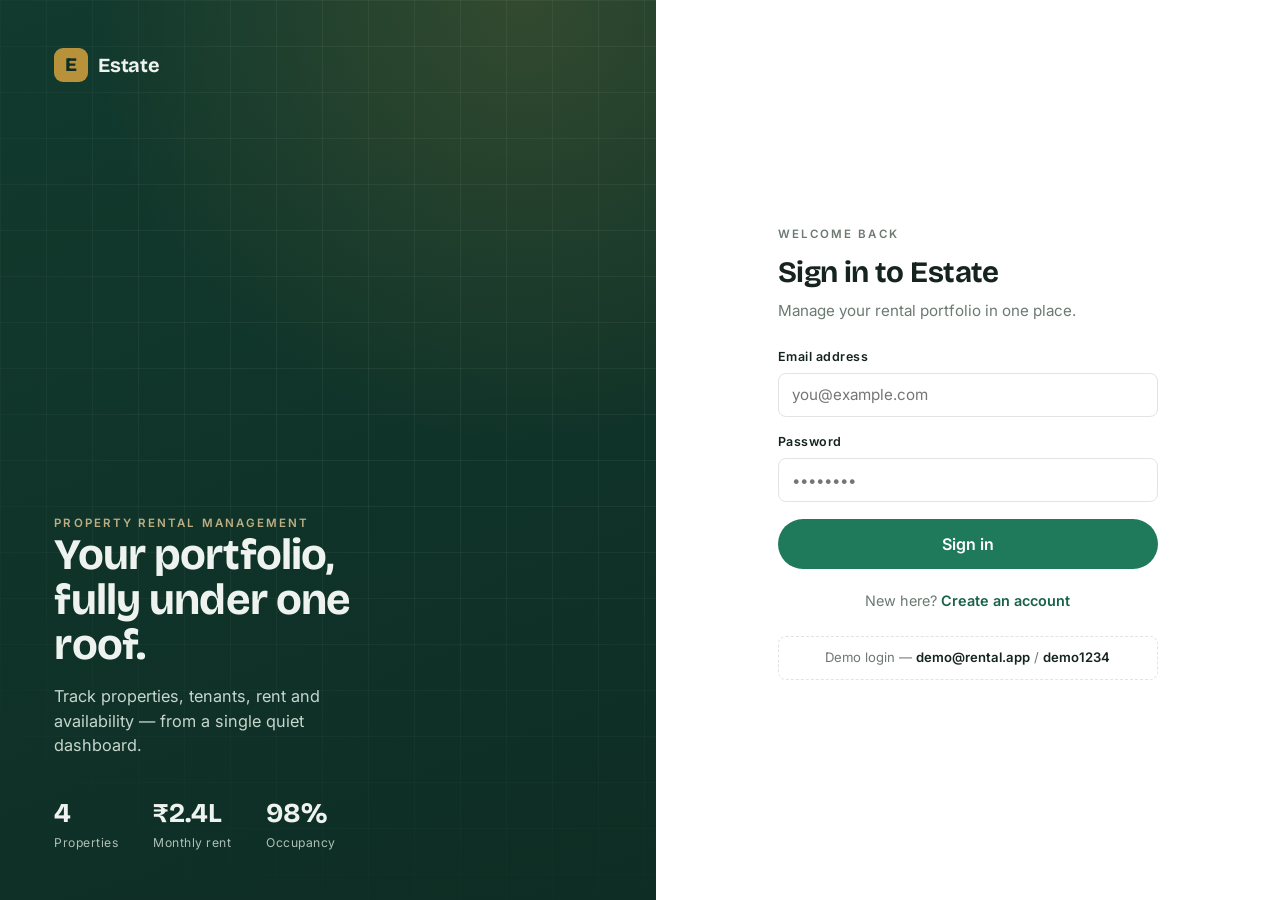
<file: frontend/login.html>
<!DOCTYPE html>
<html lang="en">
<head>
<meta charset="UTF-8">
<meta name="viewport" content="width=device-width, initial-scale=1.0">
<title>Sign in · Estate</title>
<link rel="stylesheet" href="/static/style.css">
</head>
<body>
<div class="auth">
  <!-- Brand side -->
  <aside class="auth__brandside">
    <div class="brand">
      <div class="brand__mark">E</div>
      <div class="brand__name">Estate</div>
    </div>
    <div class="auth__pitch">
      <span class="eyebrow" style="color:#bcae84">Property Rental Management</span>
      <h1>Your portfolio, fully under one roof.</h1>
      <p>Track properties, tenants, rent and availability — from a single quiet dashboard.</p>
      <div class="auth__stats">
        <div class="auth__stat"><div class="n">4</div><div class="l">Properties</div></div>
        <div class="auth__stat"><div class="n">₹2.4L</div><div class="l">Monthly rent</div></div>
        <div class="auth__stat"><div class="n">98%</div><div class="l">Occupancy</div></div>
      </div>
    </div>
  </aside>

  <!-- Form side -->
  <main class="auth__formside">
    <div class="auth__form fade-in">
      <span class="eyebrow">Welcome back</span>
      <h2>Sign in to Estate</h2>
      <p class="sub">Manage your rental portfolio in one place.</p>

      <div id="notice" class="notice"></div>

      <div class="field">
        <label for="email">Email address</label>
        <input class="input" type="email" id="email" placeholder="you@example.com" autocomplete="email">
      </div>
      <div class="field">
        <label for="password">Password</label>
        <input class="input" type="password" id="password" placeholder="••••••••" autocomplete="current-password">
      </div>
      <button class="btn btn-primary btn-block btn-lg" id="submit">Sign in</button>

      <p class="auth__alt">New here? <a href="/signup">Create an account</a></p>

      <div class="demo-hint">
        Demo login — <b>demo@rental.app</b> / <b>demo1234</b>
      </div>
    </div>
  </main>
</div>

<script src="/static/app.js"></script>
<script>
  if (getToken()) location.href = "/dashboard";

  const notice = document.getElementById("notice");
  const btn = document.getElementById("submit");

  async function submit() {
    const email = document.getElementById("email").value.trim();
    const password = document.getElementById("password").value;
    notice.className = "notice";
    if (!email || !password) { return show("Enter your email and password.", "err"); }
    btn.disabled = true; btn.textContent = "Signing in…";
    try {
      const data = await api("/api/login", { method: "POST", body: JSON.stringify({ email, password }) });
      saveSession(data.access_token, data.user);
      location.href = "/dashboard";
    } catch (e) {
      show(e.message, "err");
      btn.disabled = false; btn.textContent = "Sign in";
    }
  }
  function show(msg, kind) { notice.className = "notice " + kind; notice.textContent = msg; }

  btn.addEventListener("click", submit);
  document.querySelectorAll(".input").forEach(i =>
    i.addEventListener("keydown", e => { if (e.key === "Enter") submit(); }));
</script>
</body>
</html>
</file>
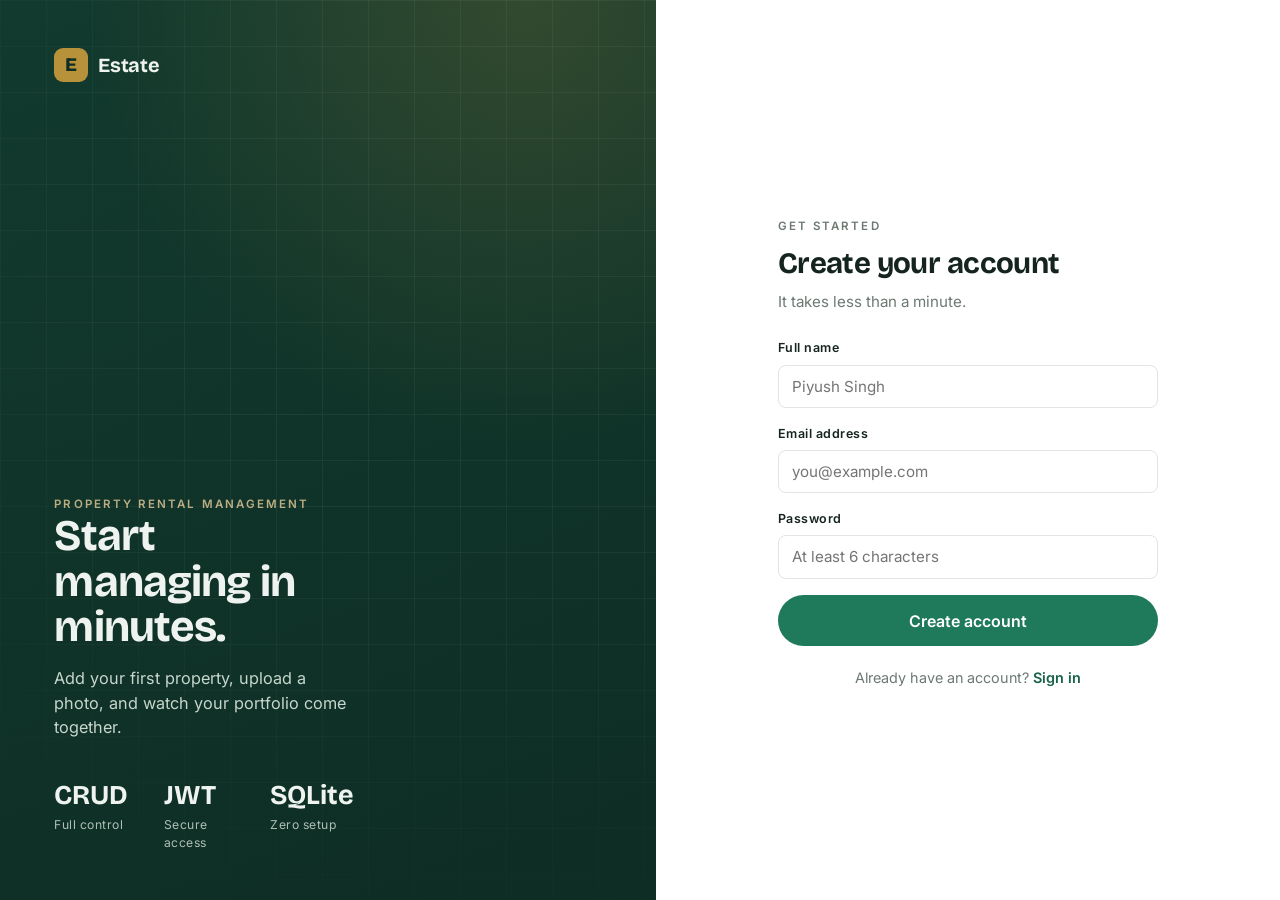
<file: frontend/signup.html>
<!DOCTYPE html>
<html lang="en">
<head>
<meta charset="UTF-8">
<meta name="viewport" content="width=device-width, initial-scale=1.0">
<title>Create account · Estate</title>
<link rel="stylesheet" href="/static/style.css">
</head>
<body>
<div class="auth">
  <aside class="auth__brandside">
    <div class="brand">
      <div class="brand__mark">E</div>
      <div class="brand__name">Estate</div>
    </div>
    <div class="auth__pitch">
      <span class="eyebrow" style="color:#bcae84">Property Rental Management</span>
      <h1>Start managing in minutes.</h1>
      <p>Add your first property, upload a photo, and watch your portfolio come together.</p>
      <div class="auth__stats">
        <div class="auth__stat"><div class="n">CRUD</div><div class="l">Full control</div></div>
        <div class="auth__stat"><div class="n">JWT</div><div class="l">Secure access</div></div>
        <div class="auth__stat"><div class="n">SQLite</div><div class="l">Zero setup</div></div>
      </div>
    </div>
  </aside>

  <main class="auth__formside">
    <div class="auth__form fade-in">
      <span class="eyebrow">Get started</span>
      <h2>Create your account</h2>
      <p class="sub">It takes less than a minute.</p>

      <div id="notice" class="notice"></div>

      <div class="field">
        <label for="name">Full name</label>
        <input class="input" type="text" id="name" placeholder="Piyush Singh" autocomplete="name">
      </div>
      <div class="field">
        <label for="email">Email address</label>
        <input class="input" type="email" id="email" placeholder="you@example.com" autocomplete="email">
      </div>
      <div class="field">
        <label for="password">Password</label>
        <input class="input" type="password" id="password" placeholder="At least 6 characters" autocomplete="new-password">
      </div>
      <button class="btn btn-primary btn-block btn-lg" id="submit">Create account</button>

      <p class="auth__alt">Already have an account? <a href="/login">Sign in</a></p>
    </div>
  </main>
</div>

<script src="/static/app.js"></script>
<script>
  if (getToken()) location.href = "/dashboard";

  const notice = document.getElementById("notice");
  const btn = document.getElementById("submit");

  async function submit() {
    const full_name = document.getElementById("name").value.trim();
    const email = document.getElementById("email").value.trim();
    const password = document.getElementById("password").value;
    notice.className = "notice";
    if (!full_name || !email || !password) return show("Please fill in every field.", "err");
    if (password.length < 6) return show("Password must be at least 6 characters.", "err");
    btn.disabled = true; btn.textContent = "Creating…";
    try {
      const data = await api("/api/signup", { method: "POST", body: JSON.stringify({ full_name, email, password }) });
      saveSession(data.access_token, data.user);
      location.href = "/dashboard";
    } catch (e) {
      show(e.message, "err");
      btn.disabled = false; btn.textContent = "Create account";
    }
  }
  function show(msg, kind) { notice.className = "notice " + kind; notice.textContent = msg; }

  btn.addEventListener("click", submit);
  document.querySelectorAll(".input").forEach(i =>
    i.addEventListener("keydown", e => { if (e.key === "Enter") submit(); }));
</script>
</body>
</html>
</file>
<file: static/style.css>
/* =================================================================
   Estate — Property Rental Management System
   Editorial real-estate identity: forest ink + brass, Bricolage +
   Inter. The property card is the signature element.
   ================================================================= */

@import url('https://fonts.googleapis.com/css2?family=Bricolage+Grotesque:opsz,wght@12..96,500;12..96,600;12..96,700;12..96,800&family=Inter:wght@400;500;600;700&display=swap');

:root {
  --ink:        #15241E;
  --forest:     #123a2e;
  --forest-2:   #0e2d24;
  --emerald:    #1f7a5c;
  --emerald-d:  #186248;
  --emerald-sf: #e7f1ec;
  --brass:      #b8923a;
  --brass-sf:   #f6efdd;
  --paper:      #eef1ee;
  --card:       #ffffff;
  --line:       #e0e5e0;
  --muted:      #6c7a72;
  --muted-2:    #93a09a;

  --ok:         #1f7a5c;
  --warn:       #b8923a;
  --busy:       #b4503f;

  --r-sm: 8px;
  --r:    14px;
  --r-lg: 22px;

  --shadow:    0 1px 2px rgba(20,40,30,.05), 0 12px 30px -18px rgba(20,40,30,.28);
  --shadow-lg: 0 30px 60px -30px rgba(14,45,36,.45);

  --display: 'Bricolage Grotesque', system-ui, sans-serif;
  --body: 'Inter', system-ui, -apple-system, sans-serif;
}

* { box-sizing: border-box; margin: 0; padding: 0; }

html { -webkit-text-size-adjust: 100%; }

body {
  font-family: var(--body);
  background: var(--paper);
  color: var(--ink);
  line-height: 1.5;
  -webkit-font-smoothing: antialiased;
}

a { color: inherit; text-decoration: none; }
button { font-family: inherit; cursor: pointer; }

.eyebrow {
  font-size: .72rem;
  letter-spacing: .18em;
  text-transform: uppercase;
  font-weight: 600;
  color: var(--muted);
}

/* ---------------- Buttons ---------------- */
.btn {
  display: inline-flex; align-items: center; justify-content: center; gap: .5rem;
  font-weight: 600; font-size: .92rem;
  padding: .72rem 1.2rem; border-radius: 999px; border: 1px solid transparent;
  transition: transform .15s ease, background .15s ease, box-shadow .15s ease;
  white-space: nowrap;
}
.btn:active { transform: translateY(1px); }
.btn-primary { background: var(--emerald); color: #fff; }
.btn-primary:hover { background: var(--emerald-d); box-shadow: 0 10px 24px -12px rgba(31,122,92,.7); }
.btn-ghost { background: transparent; color: var(--ink); border-color: var(--line); }
.btn-ghost:hover { border-color: var(--ink); }
.btn-danger { background: #fff; color: var(--busy); border-color: #eccfc9; }
.btn-danger:hover { background: var(--busy); color: #fff; border-color: var(--busy); }
.btn-block { width: 100%; }
.btn-lg { padding: .9rem 1.4rem; font-size: 1rem; }

/* ---------------- Forms ---------------- */
.field { margin-bottom: 1.05rem; }
.field label {
  display: block; font-size: .78rem; font-weight: 600;
  letter-spacing: .04em; color: var(--ink); margin-bottom: .4rem;
}
.input, .select, .textarea {
  width: 100%; font-family: inherit; font-size: .95rem; color: var(--ink);
  background: #fff; border: 1px solid var(--line); border-radius: var(--r-sm);
  padding: .7rem .85rem; transition: border .15s ease, box-shadow .15s ease;
}
.input:focus, .select:focus, .textarea:focus {
  outline: none; border-color: var(--emerald);
  box-shadow: 0 0 0 3px var(--emerald-sf);
}
.textarea { resize: vertical; min-height: 92px; }
.row-2 { display: grid; grid-template-columns: 1fr 1fr; gap: 0 1rem; }
.row-3 { display: grid; grid-template-columns: 1fr 1fr 1fr; gap: 0 1rem; }

.notice {
  font-size: .88rem; padding: .7rem .9rem; border-radius: var(--r-sm);
  margin-bottom: 1rem; display: none;
}
.notice.err { display: block; background: #fdecea; color: var(--busy); }
.notice.ok  { display: block; background: var(--emerald-sf); color: var(--emerald-d); }

/* =================================================================
   AUTH  — split screen
   ================================================================= */
.auth {
  min-height: 100vh; display: grid; grid-template-columns: 1.05fr 1fr;
}
.auth__brandside {
  position: relative; overflow: hidden;
  background:
    radial-gradient(120% 90% at 80% 0%, rgba(184,146,58,.20), transparent 55%),
    linear-gradient(160deg, var(--forest) 0%, var(--forest-2) 100%);
  color: #eef3ef; padding: 3rem 3.4rem; display: flex; flex-direction: column;
}
/* faint architectural grid */
.auth__brandside::before {
  content: ""; position: absolute; inset: 0;
  background-image:
    linear-gradient(rgba(255,255,255,.05) 1px, transparent 1px),
    linear-gradient(90deg, rgba(255,255,255,.05) 1px, transparent 1px);
  background-size: 46px 46px;
  mask-image: radial-gradient(110% 80% at 70% 30%, #000 40%, transparent 100%);
}
.brand { display: flex; align-items: center; gap: .6rem; position: relative; z-index: 1; }
.brand__mark {
  width: 34px; height: 34px; border-radius: 9px;
  background: var(--brass); color: var(--forest-2);
  display: grid; place-items: center; font-family: var(--display);
  font-weight: 800; font-size: 1.2rem;
}
.brand__name { font-family: var(--display); font-weight: 700; font-size: 1.25rem; letter-spacing: -.01em; }
.auth__pitch { margin-top: auto; position: relative; z-index: 1; max-width: 30ch; }
.auth__pitch h1 {
  font-family: var(--display); font-weight: 700; font-size: clamp(2rem, 3.4vw, 3rem);
  line-height: 1.04; letter-spacing: -.02em; margin-bottom: 1rem;
}
.auth__pitch p { color: #c7d6cd; font-size: 1.02rem; }
.auth__stats { display: flex; gap: 2.2rem; margin-top: 2.2rem; position: relative; z-index: 1; }
.auth__stat .n { font-family: var(--display); font-weight: 700; font-size: 1.7rem; }
.auth__stat .l { font-size: .76rem; color: #aebfb6; letter-spacing: .04em; }

.auth__formside { display: grid; place-items: center; padding: 2rem; background: var(--card); }
.auth__form { width: 100%; max-width: 380px; }
.auth__form h2 {
  font-family: var(--display); font-weight: 700; font-size: 1.85rem;
  letter-spacing: -.02em; margin: .35rem 0 .35rem;
}
.auth__form .sub { color: var(--muted); margin-bottom: 1.6rem; font-size: .95rem; }
.auth__alt { margin-top: 1.3rem; font-size: .9rem; color: var(--muted); text-align: center; }
.auth__alt a { color: var(--emerald-d); font-weight: 600; }
.auth__alt a:hover { text-decoration: underline; }
.demo-hint {
  margin-top: 1.5rem; padding: .7rem .85rem; border: 1px dashed var(--line);
  border-radius: var(--r-sm); font-size: .82rem; color: var(--muted); text-align: center;
}
.demo-hint b { color: var(--ink); font-weight: 600; }

/* =================================================================
   APP SHELL  — header + workspace
   ================================================================= */
.topbar {
  position: sticky; top: 0; z-index: 20;
  background: rgba(238,241,238,.85); backdrop-filter: blur(10px);
  border-bottom: 1px solid var(--line);
}
.topbar__in {
  max-width: 1160px; margin: 0 auto; padding: .9rem 1.5rem;
  display: flex; align-items: center; justify-content: space-between; gap: 1rem;
}
.topbar .brand__mark { background: var(--forest); color: var(--brass); }
.topbar .brand__name { color: var(--ink); }
.topbar__right { display: flex; align-items: center; gap: 1rem; }
.who { text-align: right; line-height: 1.15; }
.who .nm { font-weight: 600; font-size: .9rem; }
.who .rl { font-size: .74rem; color: var(--muted); }
.avatar {
  width: 38px; height: 38px; border-radius: 50%; flex: none;
  background: var(--emerald); color: #fff; display: grid; place-items: center;
  font-family: var(--display); font-weight: 700;
}

.wrap { max-width: 1160px; margin: 0 auto; padding: 2.2rem 1.5rem 4rem; }

.pagehead { display: flex; align-items: flex-end; justify-content: space-between; gap: 1rem; flex-wrap: wrap; margin-bottom: 1.8rem; }
.pagehead h1 {
  font-family: var(--display); font-weight: 700; font-size: clamp(1.7rem, 3vw, 2.4rem);
  letter-spacing: -.02em; line-height: 1.05; margin-top: .25rem;
}
.pagehead p { color: var(--muted); margin-top: .3rem; }

/* ---------------- Stats band ---------------- */
.stats { display: grid; grid-template-columns: repeat(4, 1fr); gap: 1rem; margin-bottom: 2.4rem; }
.stat {
  background: var(--card); border: 1px solid var(--line); border-radius: var(--r);
  padding: 1.15rem 1.25rem; position: relative; box-shadow: var(--shadow);
}
.stat::after {
  content: ""; position: absolute; left: 1.25rem; top: 1.25rem;
  width: 26px; height: 3px; border-radius: 3px; background: var(--brass);
}
.stat .label { font-size: .76rem; letter-spacing: .08em; text-transform: uppercase; color: var(--muted); margin: 1.1rem 0 .35rem; }
.stat .value { font-family: var(--display); font-weight: 700; font-size: 1.9rem; letter-spacing: -.02em; }
.stat .value small { font-size: .9rem; font-weight: 600; color: var(--muted); }

/* ---------------- Property grid + cards (signature) ---------------- */
.grid {
  display: grid; grid-template-columns: repeat(auto-fill, minmax(300px, 1fr));
  gap: 1.4rem;
}
.card {
  background: var(--card); border: 1px solid var(--line); border-radius: var(--r-lg);
  overflow: hidden; box-shadow: var(--shadow);
  transition: transform .2s ease, box-shadow .2s ease;
  display: flex; flex-direction: column;
}
.card:hover { transform: translateY(-4px); box-shadow: var(--shadow-lg); }
.card__media { position: relative; aspect-ratio: 16 / 10; background: var(--emerald-sf); overflow: hidden; }
.card__media img { width: 100%; height: 100%; object-fit: cover; display: block; transition: transform .4s ease; }
.card:hover .card__media img { transform: scale(1.05); }
.card__media .ph { width: 100%; height: 100%; display: grid; place-items: center; color: var(--muted-2); font-size: .85rem; }
.pill {
  position: absolute; top: .8rem; left: .8rem;
  font-size: .72rem; font-weight: 700; letter-spacing: .04em;
  padding: .32rem .65rem; border-radius: 999px; background: #fff; color: var(--ink);
  box-shadow: 0 2px 8px rgba(0,0,0,.12);
}
.pill::before { content: ""; display: inline-block; width: 7px; height: 7px; border-radius: 50%; margin-right: .4rem; vertical-align: middle; }
.pill.s-available::before { background: var(--ok); }
.pill.s-rented::before    { background: var(--warn); }
.pill.s-maintenance::before { background: var(--busy); }

.card__body { padding: 1.05rem 1.15rem 1.2rem; display: flex; flex-direction: column; flex: 1; }
.card__type { font-size: .74rem; letter-spacing: .1em; text-transform: uppercase; color: var(--brass); font-weight: 700; }
.card__title { font-family: var(--display); font-weight: 700; font-size: 1.18rem; letter-spacing: -.01em; margin: .15rem 0 .2rem; }
.card__addr { font-size: .86rem; color: var(--muted); display: flex; align-items: center; gap: .35rem; }
.card__specs { display: flex; gap: 1.1rem; margin: .9rem 0; font-size: .82rem; color: var(--ink); }
.card__specs span { display: flex; align-items: center; gap: .3rem; }
.card__specs b { font-weight: 600; }
.card__foot { margin-top: auto; display: flex; align-items: flex-end; justify-content: space-between; padding-top: .9rem; border-top: 1px solid var(--line); }
.card__rent { font-family: var(--display); font-weight: 700; font-size: 1.35rem; letter-spacing: -.02em; }
.card__rent small { font-size: .8rem; font-weight: 500; color: var(--muted); }
.card__actions { display: flex; gap: .4rem; }
.iconbtn {
  width: 36px; height: 36px; border-radius: 9px; border: 1px solid var(--line);
  background: #fff; display: grid; place-items: center; color: var(--muted);
  transition: all .15s ease;
}
.iconbtn:hover { color: var(--ink); border-color: var(--ink); }
.iconbtn.del:hover { color: var(--busy); border-color: var(--busy); }

/* ---------------- Empty / loading ---------------- */
.empty {
  text-align: center; padding: 4rem 1rem; border: 1px dashed var(--line);
  border-radius: var(--r-lg); background: #fff;
}
.empty h3 { font-family: var(--display); font-weight: 700; font-size: 1.4rem; margin-bottom: .4rem; }
.empty p { color: var(--muted); margin-bottom: 1.3rem; }
.skeleton { background: linear-gradient(90deg, #eef1ee 25%, #e3e8e3 37%, #eef1ee 63%); background-size: 400% 100%; animation: sh 1.3s ease infinite; border-radius: var(--r-lg); aspect-ratio: 16/13; }
@keyframes sh { 0% { background-position: 100% 0; } 100% { background-position: -100% 0; } }

/* =================================================================
   FORM PAGE  — create / update
   ================================================================= */
.formcard {
  max-width: 760px; margin: 0 auto; background: var(--card);
  border: 1px solid var(--line); border-radius: var(--r-lg);
  box-shadow: var(--shadow); overflow: hidden;
}
.formcard__head { padding: 1.6rem 1.9rem; border-bottom: 1px solid var(--line); }
.formcard__head h1 { font-family: var(--display); font-weight: 700; font-size: 1.6rem; letter-spacing: -.02em; }
.formcard__head p { color: var(--muted); font-size: .9rem; margin-top: .2rem; }
.formcard__body { padding: 1.6rem 1.9rem; }
.formcard__foot { padding: 1.2rem 1.9rem; border-top: 1px solid var(--line); display: flex; justify-content: flex-end; gap: .7rem; background: #fbfcfb; }

.uploader {
  border: 1.5px dashed var(--line); border-radius: var(--r); padding: 1rem;
  display: flex; align-items: center; gap: 1rem; transition: border .15s ease; cursor: pointer;
}
.uploader:hover { border-color: var(--emerald); }
.uploader__preview { width: 96px; height: 72px; border-radius: var(--r-sm); object-fit: cover; background: var(--emerald-sf); flex: none; }
.uploader__preview.empty-ph { display: grid; place-items: center; color: var(--muted-2); font-size: .72rem; text-align: center; }
.uploader__txt b { display: block; font-size: .9rem; }
.uploader__txt span { font-size: .8rem; color: var(--muted); }

.back-link { display: inline-flex; align-items: center; gap: .4rem; color: var(--muted); font-size: .88rem; font-weight: 600; margin-bottom: 1.1rem; }
.back-link:hover { color: var(--ink); }

/* ---------------- Page-load fade ---------------- */
.fade-in { animation: fade .45s ease both; }
@keyframes fade { from { opacity: 0; transform: translateY(8px); } to { opacity: 1; transform: none; } }

/* ---------------- Responsive ---------------- */
@media (max-width: 880px) {
  .auth { grid-template-columns: 1fr; }
  .auth__brandside { display: none; }
  .stats { grid-template-columns: 1fr 1fr; }
}
@media (max-width: 560px) {
  .row-2, .row-3 { grid-template-columns: 1fr; }
  .stats { grid-template-columns: 1fr 1fr; }
  .who .rl { display: none; }
  .wrap { padding: 1.5rem 1.1rem 3rem; }
}

@media (prefers-reduced-motion: reduce) {
  *, *::before, *::after { animation: none !important; transition: none !important; }
}

/* svg icon sizing */
.ic { width: 16px; height: 16px; stroke: currentColor; fill: none; stroke-width: 1.8; stroke-linecap: round; stroke-linejoin: round; }
</file>
